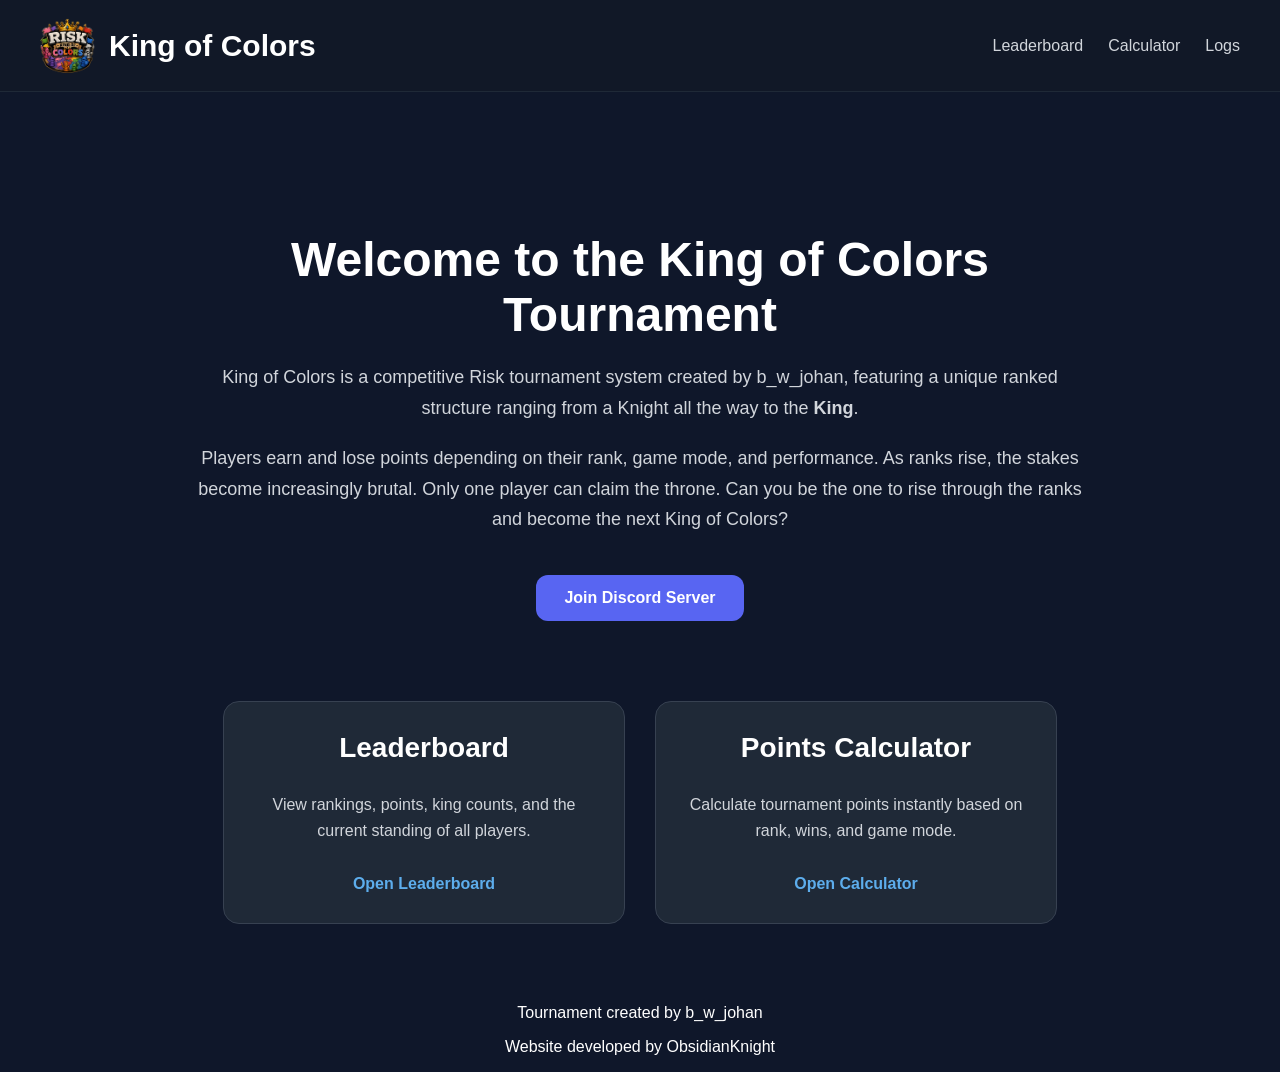
<file: index.html>
<!doctype html>
<html lang="en">
  <head>
    <meta charset="UTF-8" />
    <meta name="viewport" content="width=device-width, initial-scale=1.0" />

    <title>Risk: King of Colors</title>

    <link rel="icon" type="image/x-icon" href="Assets/favicon.ico" />
    <link rel="stylesheet" href="style.css" />
  </head>

  <body>
    <!-- NAVBAR -->

    <nav>
      <div class="nav-left">
        <img src="../Assets/logo.png" alt="Logo" />

        <h1>
          <a href="/"> King of Colors </a>
        </h1>
      </div>

      <div class="nav-links">
        <a href="../leaderboard/"> Leaderboard </a>
        <a href="../calculator/"> Calculator </a>
        <a href="../logs/"> Logs </a>
      </div>
    </nav>

    <!-- HERO -->

    <section class="hero">
      <h2>Welcome to the King of Colors Tournament</h2>

      <p>
        King of Colors is a competitive Risk tournament system created by
        b_w_johan, featuring a unique ranked structure ranging from a Knight all
        the way to the <strong>King</strong>.
      </p>

      <p>
        Players earn and lose points depending on their rank, game mode, and
        performance. As ranks rise, the stakes become increasingly brutal. Only
        one player can claim the throne. Can you be the one to rise through the
        ranks and become the next King of Colors?
      </p>

      <a
        href="https://discord.gg/uQ5PMKQrV"
        target="_blank"
        class="discord-button"
      >
        Join Discord Server
      </a>
    </section>

    <!-- INFO -->

    <section class="info-section">
      <div class="info-card">
        <h3>Leaderboard</h3>

        <p>
          View rankings, points, king counts, and the current standing of all
          players.
        </p>

        <a href="/leaderboard/"> Open Leaderboard </a>
      </div>

      <div class="info-card">
        <h3>Points Calculator</h3>

        <p>
          Calculate tournament points instantly based on rank, wins, and game
          mode.
        </p>

        <a href="/calculator/"> Open Calculator </a>
      </div>
    </section>

    <!-- FOOTER -->

    <footer class="footer">
      <p>Tournament created by b_w_johan</p>
      <p>Website developed by ObsidianKnight</p>
    </footer>
  </body>
</html>
</file>
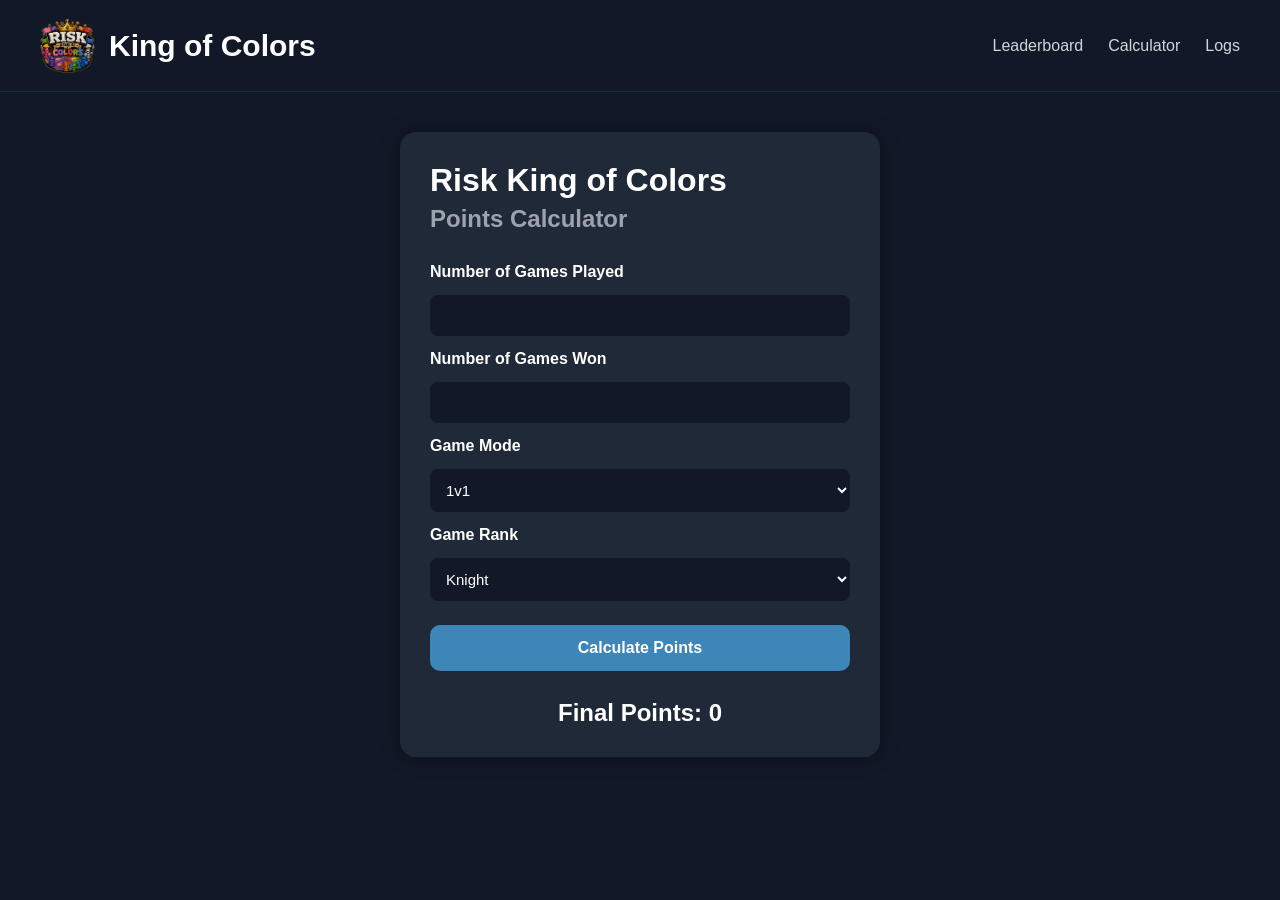
<file: calculator/index.html>
<!doctype html>
<html lang="en">
  <head>
    <meta charset="UTF-8" />
    <meta name="viewport" content="width=device-width, initial-scale=1.0" />
    <link rel="icon" type="image/x-icon" href="../Assets/favicon.ico" />
    <title>Points Calculator</title>
    <link rel="stylesheet" href="./style.css" />
  </head>
  <body>
    <!-- NAVBAR -->
    <nav>
      <div class="nav-left">
        <img src="../Assets/logo.png" alt="Logo" />

        <h1>
          <a href="/"> King of Colors </a>
        </h1>
      </div>

      <div class="nav-links">
        <a href="../leaderboard/"> Leaderboard </a>
        <a href="../calculator/"> Calculator </a>
        <a href="../logs/"> Logs </a>
      </div>
    </nav>

    <div class="container">
      <h1>Risk King of Colors</h1>
      <h2>Points Calculator</h2>

      <div class="form">
        <label>Number of Games Played</label>
        <input type="number" id="gamesPlayed" min="0" />

        <label>Number of Games Won</label>
        <input type="number" id="gamesWon" min="0" />

        <label>Game Mode</label>
        <select id="gameMode">
          <option value="1v1">1v1</option>
          <option value="2v2">2v2</option>
          <option value="3v3">3v3</option>
          <option value="3pFFA">3 Player FFA</option>
          <option value="4pFFA">4 Player FFA</option>
          <option value="5pFFA">5 Player FFA</option>
          <option value="6pFFA">6 Player FFA</option>
        </select>

        <label>Game Rank</label>
        <select id="gameRank">
          <option value="Knight">Knight</option>
          <option value="Baronet">Baronet</option>
          <option value="Baron">Baron</option>
          <option value="Viscount">Viscount</option>
          <option value="Count">Count</option>
          <option value="Marquess">Marquess</option>
          <option value="Duke">Duke</option>
        </select>

        <button onclick="calculatePoints()">Calculate Points</button>
      </div>

      <div class="result">Final Points: <span id="result">0</span></div>
    </div>

    <script src="script.js"></script>
  </body>
</html>
</file>
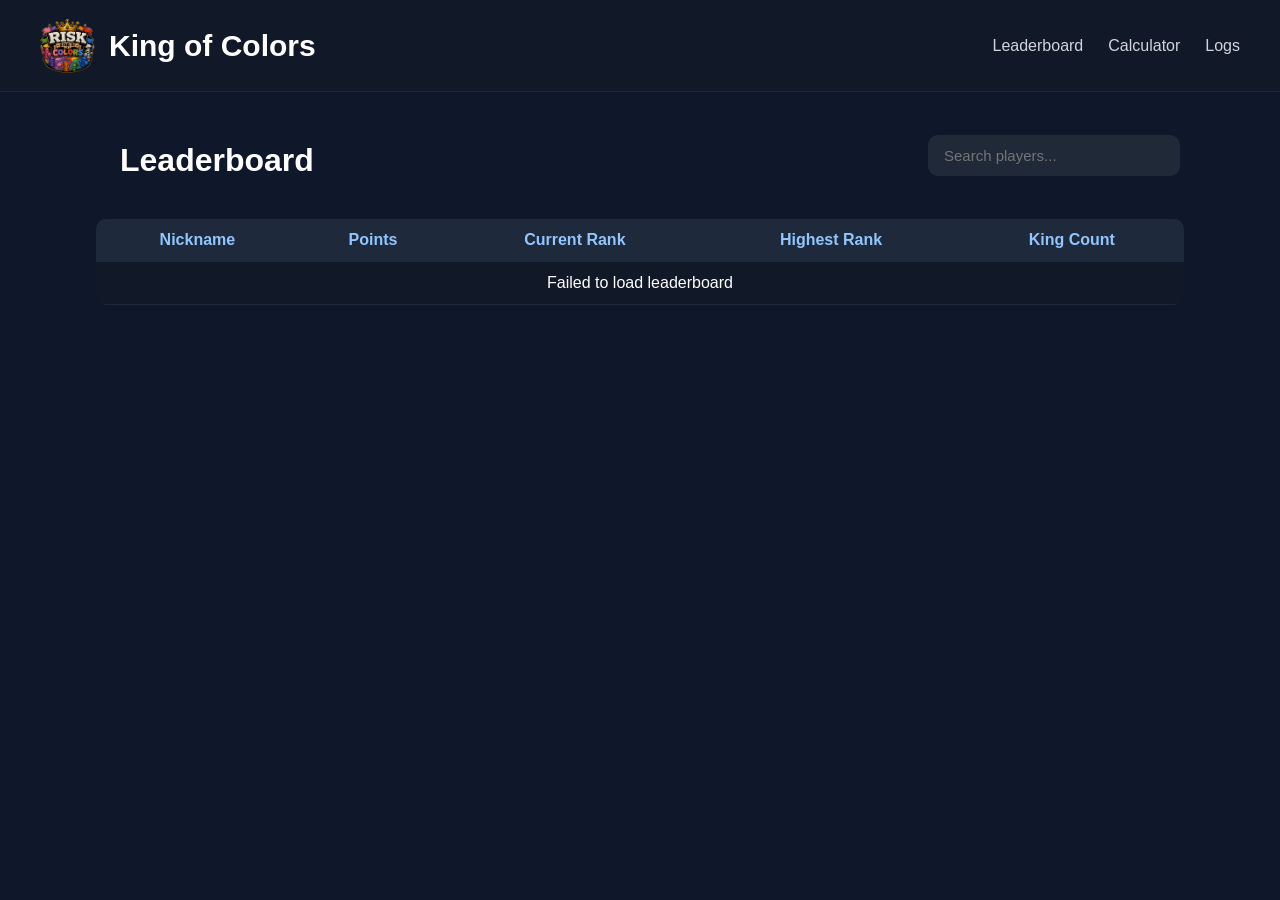
<file: leaderboard/index.html>
<!doctype html>
<html lang="en">

<head>
    <meta charset="UTF-8" />
    <title>Risk: King of Colors Leaderboard</title>
    <link rel="icon" type="image/x-icon" href="../Assets/favicon.ico" />
    <link rel="stylesheet" href="./style.css" />
</head>

<body>
    <!-- NAVBAR -->
    <nav>
      <div class="nav-left">
        <img src="../Assets/logo.png" alt="Logo" />

        <h1>
          <a href="/"> King of Colors </a>
        </h1>
      </div>

      <div class="nav-links">
        <a href="../leaderboard/"> Leaderboard </a>
        <a href="../calculator/"> Calculator </a>
        <a href="../logs/"> Logs </a>
      </div>
    </nav>

    <!-- MAIN CONTENT -->
    <div class="leaderboard-top">
        <h1>
            Leaderboard
        </h1>
        <input type="text" id="searchInput" placeholder="Search players...">
    </div>

    <table>
        <thead>
            <tr>
                <th>Nickname</th>
                <th>Points</th>
                <th>Current Rank</th>
                <th>Highest Rank</th>
                <th>King Count</th>
            </tr>
        </thead>

        <tbody id="leaderboard"></tbody>
    </table>
    </main>

    <!-- FOOTER -->
    <!-- <footer class="footer">

        <div class="footer-links">
            <a href="https://discord.gg/YOUR_INVITE_LINK" target="_blank">
                Discord
            </a>
        </div>

        <p>Developed by ObsidianKnight</p>

    </footer> -->

    <script src="script.js"></script>
</body>

</html>
</file>
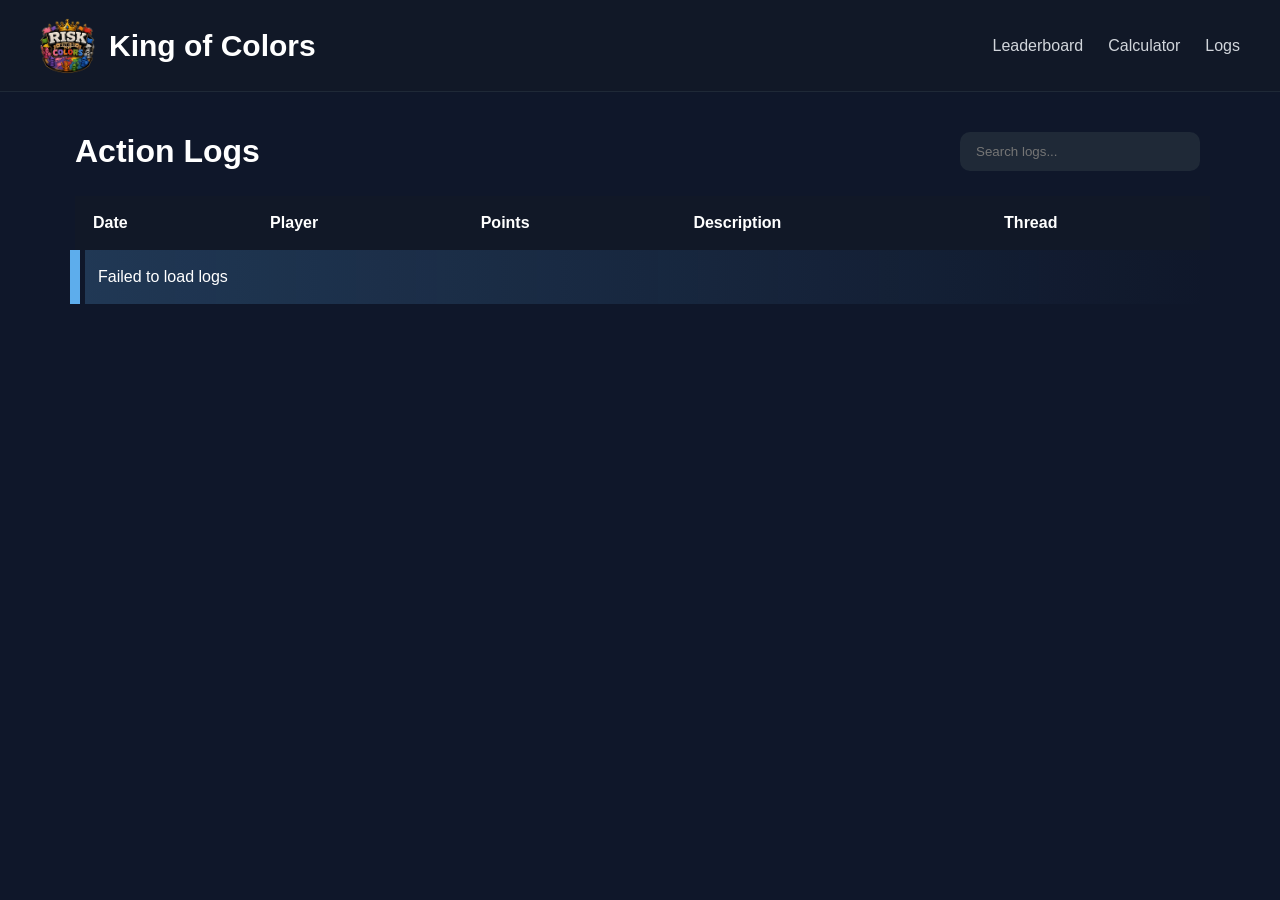
<file: logs/index.html>
<!doctype html>
<html lang="en">
  <head>
    <meta charset="UTF-8" />
    <meta name="viewport" content="width=device-width, initial-scale=1.0" />

    <title>KOC Action Logs</title>

    <link rel="icon" type="image/x-icon" href="../Assets/favicon.ico" />

    <link rel="stylesheet" href="style.css" />
  </head>

  <body>
    <nav>
      <div class="nav-left">
        <img src="../Assets/logo.png" alt="Logo" />

        <h1>
          <a href="/"> King of Colors </a>
        </h1>
      </div>

      <div class="nav-links">
        <a href="../leaderboard/"> Leaderboard </a>
        <a href="../calculator/"> Calculator </a>
        <a href="../logs/"> Logs </a>
      </div>
    </nav>

    <main>
      <div class="logs-top">
        <h1 id="heading">Action Logs</h1>

        <input type="text" id="searchInput" placeholder="Search logs..." />
      </div>

      <div class="table-wrapper">
        <table>
          <thead>
            <tr>
              <th>Date</th>
              <th>Player</th>
              <th>Points</th>
              <th>Description</th>
              <th>Thread</th>
            </tr>
          </thead>

          <tbody id="logsTable"></tbody>
        </table>
      </div>
    </main>

    <script src="script.js"></script>
  </body>
</html>
</file>
<file: style.css>
/* HERO */

body {
    margin: 0;
    font-family: Arial, sans-serif;
    background: #0f172a;
    color: white;
    text-align: center;
    padding: 0;
}

.hero {
    max-width: 900px;
    margin: 140px auto 80px auto;
    text-align: center;
    padding: 0 20px;
}

.hero h2 {
    font-size: 48px;
    margin-bottom: 20px;
}

.hero p {
    font-size: 18px;
    line-height: 1.7;
    color: #d1d5db;
    margin-bottom: 20px;
}

.discord-button {
    display: inline-block;
    margin-top: 20px;
    padding: 14px 28px;
    background: #5865F2;
    color: white;
    text-decoration: none;
    font-weight: bold;
    border-radius: 12px;
    transition: 0.2s;
}

.discord-button:hover {
    opacity: 0.85;
}

/* INFO SECTION */

.info-section {
    display: flex;
    justify-content: center;
    gap: 30px;
    flex-wrap: wrap;
    width: 90%;
    margin: 0 auto 80px auto;
}

.info-card {
    width: 340px;
    background: #1f2937;
    padding: 30px;
    border-radius: 16px;
    border: 1px solid #374151;
    transition: 0.2s;
}

.info-card:hover {
    transform: translateY(-4px);
}

.info-card h3 {
    margin-top: 0;
    font-size: 28px;
}

.info-card p {
    color: #d1d5db;
    line-height: 1.6;
}

.info-card a {
    display: inline-block;
    margin-top: 16px;
    color: #5dadec;
    text-decoration: none;
    font-weight: bold;
}

nav {
    display: flex;
    justify-content: space-between;
    align-items: center;
    padding: 18px 40px;
    background: #111827;
    border-bottom: 1px solid #1f2937;
}

.nav-left {
    display: flex;
    align-items: center;
    gap: 14px;
}

.nav-left img {
    width: 55px;
}

.nav-left h1 {
    margin: 0;
}

.nav-left a {
    text-decoration: none;
    color: white;
    font-size: 30px;
    font-weight: bold;
}

.nav-links {
    display: flex;
    gap: 25px;
}

.nav-links a {
    color: #d1d5db;
    text-decoration: none;
    transition: 0.2s;
}

.nav-links a:hover {
    color: white;
}

.site-title {
    margin: 0;
    font-size: 28px;
    font-weight: bold;
}

.site-title a {
    color: white;
    text-decoration: none;
}

.site-title a:hover {
    opacity: 0.85;
}
</file>
<file: calculator/style.css>
body {
    margin: 0;
    font-family: Arial, sans-serif;
    background: #111827;
    color: white;
}

.container {
    width: 420px;
    background: #1f2937;
    padding: 30px;
    border-radius: 16px;
    box-shadow: 0 0 20px rgba(0, 0, 0, 0.35);
    margin-top: 40px;
    margin-bottom: 40px;
    margin-right: auto;
    margin-left: auto;
}

h1 {
    margin-top: 0;
    margin-bottom: 6px;
}

h2 {
    margin-top: 0;
    margin-bottom: 30px;
    color: #9ca3af;
}

.form {
    display: flex;
    flex-direction: column;
    gap: 14px;
}

label {
    font-weight: bold;
}

input,
select {
    padding: 12px;
    border: none;
    border-radius: 8px;
    background: #111827;
    color: white;
    font-size: 15px;
}

button {
    margin-top: 10px;
    padding: 14px;
    border: none;
    border-radius: 10px;
    background: #3f86b8;
    color: white;
    font-size: 16px;
    font-weight: bold;
    cursor: pointer;
    transition: 0.2s;
}

button:hover {
    opacity: 0.85;
}

.result {
    margin-top: 28px;
    font-size: 24px;
    font-weight: bold;
    text-align: center;
}

/* Chrome, Edge, Safari */

input::-webkit-outer-spin-button,
input::-webkit-inner-spin-button {
    -webkit-appearance: none;
    margin: 0;
}

/* Firefox */

input[type=number] {
    -moz-appearance: textfield;
}


/* NAVBAR */

nav {
    display: flex;
    justify-content: space-between;
    align-items: center;
    padding: 18px 40px;
    background: #111827;
    border-bottom: 1px solid #1f2937;
}

.nav-left {
    display: flex;
    align-items: center;
    gap: 14px;
}

.nav-left img {
    width: 55px;
}

.nav-left h1 {
    margin: 0;
}

.nav-left a {
    text-decoration: none;
    color: white;
    font-size: 30px;
    font-weight: bold;
}

.nav-links {
    display: flex;
    gap: 25px;
}

.nav-links a {
    color: #d1d5db;
    text-decoration: none;
    transition: 0.2s;
}

.nav-links a:hover {
    color: white;
}

.site-title {
    margin: 0;
    font-size: 28px;
    font-weight: bold;
}

.site-title a {
    color: white;
    text-decoration: none;
}

.site-title a:hover {
    opacity: 0.85;
}
</file>
<file: leaderboard/style.css>
body {
    margin: 0;
    font-family: Arial, sans-serif;
    background: #0f172a;
    color: white;
    text-align: center;
}

h1 {
    margin-top: 30px;
    margin-bottom: 20px;
}

.table-container {
    width: 90%;
    margin: auto;
    overflow-x: auto;
}

table {
    width: 85%;
    border-collapse: collapse;
    background: #111827;
    border-radius: 10px;
    overflow: hidden;
    margin-left: auto;
    margin-right: auto;
    margin-bottom: 50px;
}

th,
td {
    padding: 12px;
    border-bottom: 1px solid #1f2937;
    text-align: center;
}

th {
    background: #1e293b;
    color: #93c5fd;
}

tr:hover {
    background: #1f2937;
}


nav {
    display: flex;
    justify-content: space-between;
    align-items: center;
    padding: 18px 40px;
    background: #111827;
    border-bottom: 1px solid #1f2937;
}

.nav-left {
    display: flex;
    align-items: center;
    gap: 14px;
}

.nav-left img {
    width: 55px;
}

.nav-left h1 {
    margin: 0;
}

.nav-left a {
    text-decoration: none;
    color: white;
    font-size: 30px;
    font-weight: bold;
}

.nav-links {
    display: flex;
    gap: 25px;
}

.nav-links a {
    color: #d1d5db;
    text-decoration: none;
    transition: 0.2s;
}

.nav-links a:hover {
    color: white;
}

.site-title {
    margin: 0;
    font-size: 28px;
    font-weight: bold;
}

.site-title a {
    color: white;
    text-decoration: none;
}

.site-title a:hover {
    opacity: 0.85;
}


.leaderboard-top {
    display: flex;
    justify-content: space-between;
    align-items: center;
    gap: 20px;
    margin: 20px;
    margin-left: 120px;
    margin-right: 100px;
}

.leaderboard-top h1 {
    margin-left: 0px;
}

#searchInput {
    width: 20%;
    min-width: 220px;
    padding: 12px 16px;
    border-radius: 10px;
    border: none;
    outline: none;
    background: #1f2937;
    color: white;
    font-size: 15px;
}
</file>
<file: logs/style.css>
* {

    margin: 0;
    padding: 0;
    box-sizing: border-box;
}

body {
    background: #0f172a;
    color: white;
    font-family: Arial, sans-serif;
}

/* NAVBAR */

nav {
    display: flex;
    justify-content: space-between;
    align-items: center;
    padding: 18px 40px;
    background: #111827;
    border-bottom: 1px solid #1f2937;
}

.nav-left {
    display: flex;
    align-items: center;
    gap: 14px;
}

.nav-left img {
    width: 55px;
}

.nav-left h1 {
    margin: 0;
}

.nav-left a {
    text-decoration: none;
    color: white;
    font-size: 30px;
    font-weight: bold;
}

.nav-links {
    display: flex;
    gap: 25px;
}

.nav-links a {
    color: #d1d5db;
    text-decoration: none;
    transition: 0.2s;
}

.nav-links a:hover {
    color: white;
}

/* MAIN */

main {
    padding: 40px;
}

.logs-top {
    display: flex;
    justify-content: space-between;
    align-items: center;
    margin-bottom: 25px;
}

#heading {
    margin-left: 35px;
}

#searchInput {
    width: 20%;
    min-width: 220px;
    padding: 12px 16px;
    border: none;
    border-radius: 10px;
    outline: none;
    background: #1f2937;
    color: white;
    margin-right: 40px;
}

/* TABLE */

.table-wrapper {
    overflow-x: auto;
}

table {
    width: 95%;
    border-collapse: collapse;
    margin-left: auto;
    margin-right: auto;
}

thead {
    background: #111827;
}

th {
    padding: 18px;
    text-align: left;
}

td {
    padding: 18px;
}

tbody tr {
    border-left: 10px solid #5dadec;
    background:
        linear-gradient(90deg,
            rgba(93, 173, 236, 0.22),
            transparent);
    transition: 0.25s ease;
}

tbody tr:hover {
    transform: translateX(4px);
    background:
        linear-gradient(90deg,
            rgba(93, 173, 236, 0.32),
            transparent);
}

/* THREAD LINK */

.thread-link {
    color: #93c5fd;
    text-decoration: none;
}

.thread-link:hover {
    text-decoration: underline;
}
</file>
